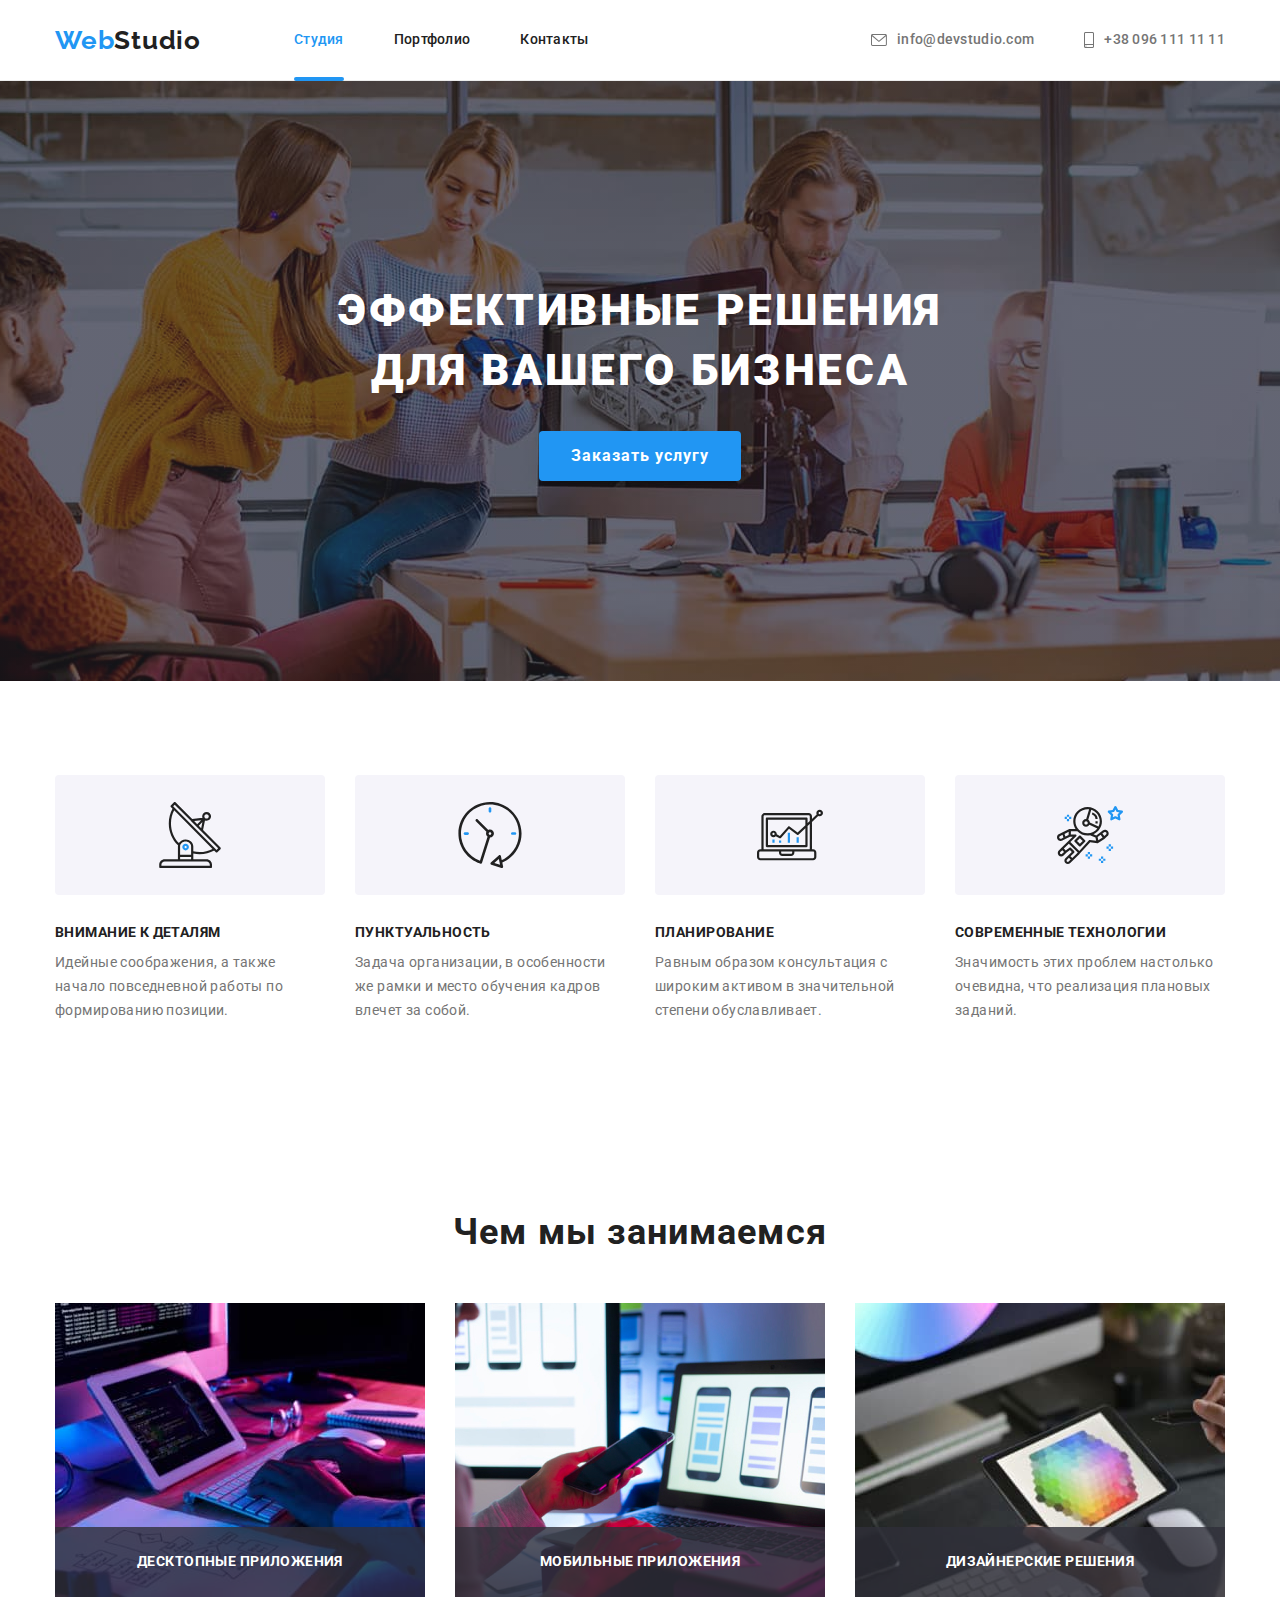
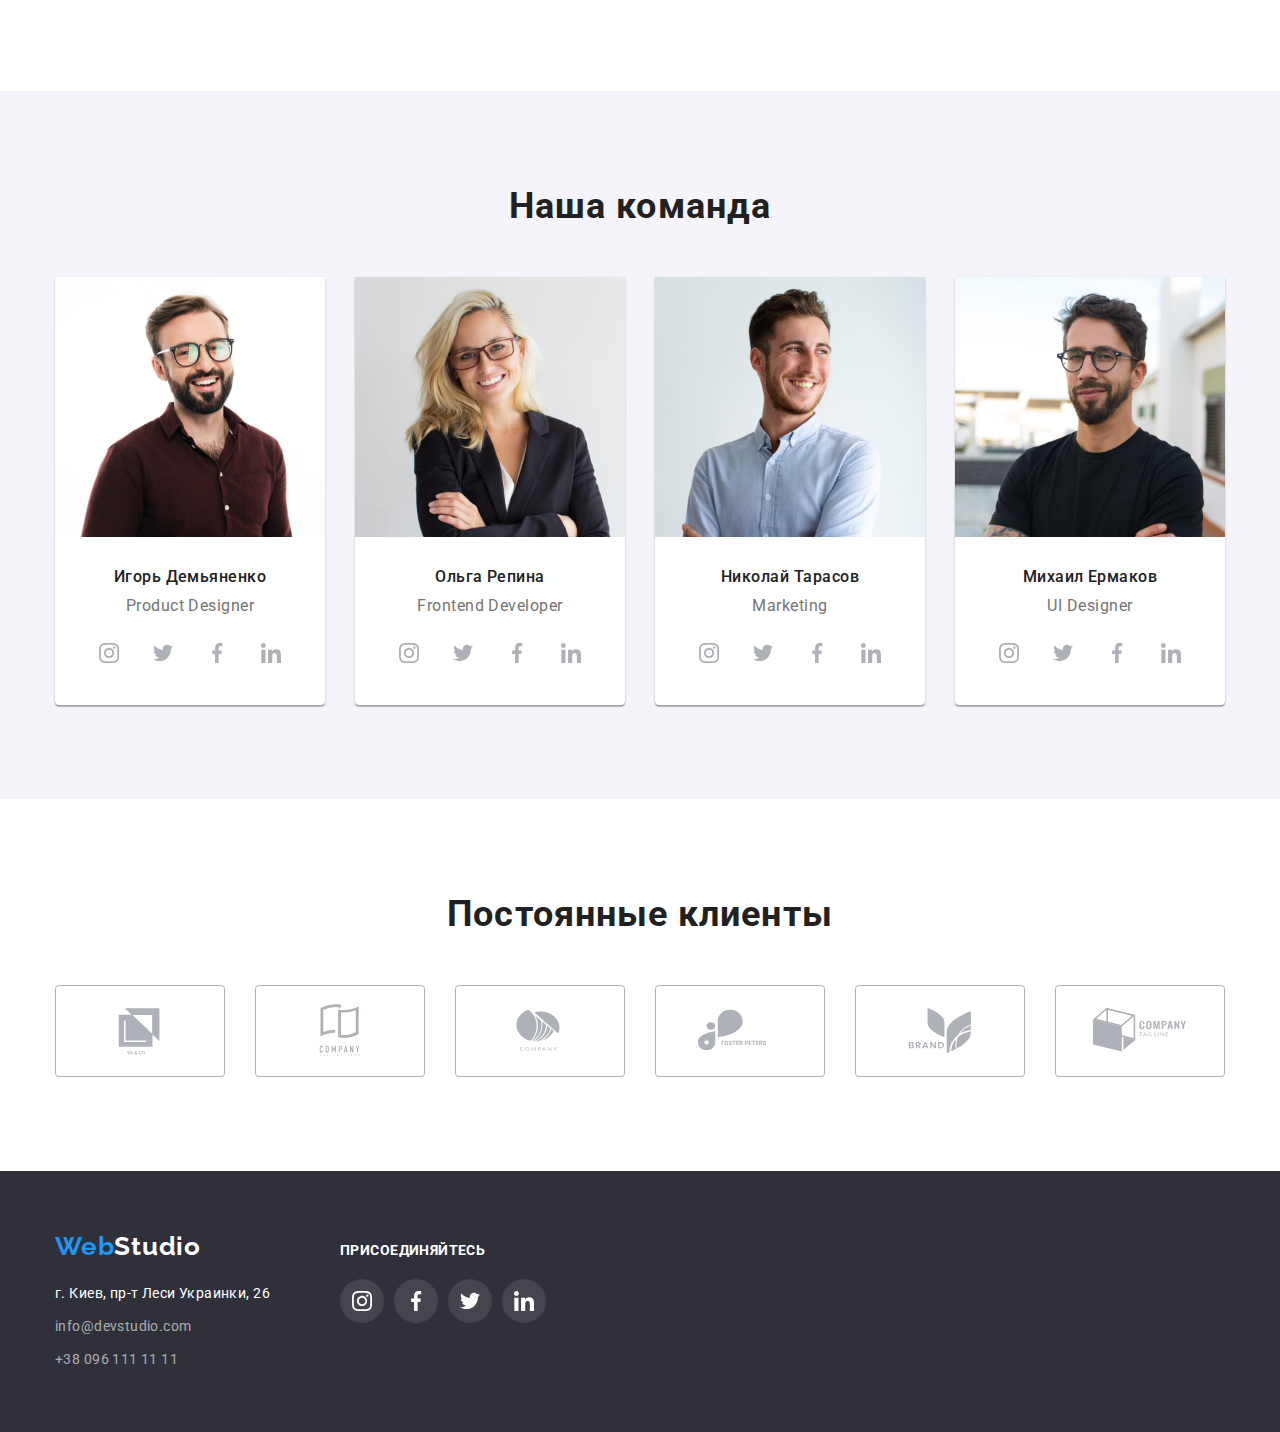
<file: index.html>
<!DOCTYPE html>
<html lang="ru">
<head>
    <meta charset="UTF-8">
    <meta http-equiv="X-UA-Compatible" content="IE=edge">
    <meta name="viewport" content="width=device-width, initial-scale=1.0">
    <link href="https://fonts.googleapis.com/css2?family=Raleway:wght@700&family=Roboto:wght@400;500;700;900&display=swap"
    rel="stylesheet">
    <link rel="stylesheet" href="https://cdnjs.cloudflare.com/ajax/libs/modern-normalize/1.1.0/modern-normalize.css"
    integrity="sha512-Y0MM+V6ymRKN2zStTqzQ227DWhhp4Mzdo6gnlRnuaNCbc+YN/ZH0sBCLTM4M0oSy9c9VKiCvd4Jk44aCLrNS5Q=="
    crossorigin="anonymous" referrerpolicy="no-referrer" />
    <link rel="stylesheet" href="./css/styles.css">
    <title>Document</title>
</head>
<body>
    <header class="header">
        <div class="container">
                <a href="./index.html" class="header-logo">
                    Web<span class="header-logo-studio">Studio</span>  
                </a>
                <nav class="header-navigation">
                    <ul class="header-list list">
                        <li class="header-item">
                            <a href="" class="header-link current">Студия</a>
                        </li>
                        <li class="header-item">
                            <a href="./portfolio.html" class="header-link">Портфолио</a>
                        </li>
                        <li class="header-item">
                            <a href="" class="header-link">Контакты</a>
                        </li>
                    </ul>
                </nav>
                    <ul class="header-list-contact list">
                        <li class="header-item-contact">
                            <a href="mailto:info@devstudio.com" class="header-link-contact">
                                <svg class="icon-mail" width="16" height="12">
                                    <use href="./images/icons.svg#icon-envelope"></use>
                                </svg>
                                info@devstudio.com</a>
                        </li>
                        <li class="header-item-contact">
                            <a href="tel:+380961111111" class="header-link-contact">
                                <svg class="icon-phone" width="10" height="16">
                                    <use href="./images/icons.svg#icon-smartphone"></use>
                                </svg>
                                +38 096 111 11 11</a>
                        </li>
                    </ul>
        </div>
    </header>
    <main>
        <section class="hero-studio">
            <div class="container">
                <h1 class="hero-title">Эффективные решения для вашего бизнеса</h1>
                <button type="button" class="hero-btn" data-modal-open>Заказать услугу</button>
            </div>
        </section>
    <section class="section">
        <div class="container">
            <h2 class="benefits-title-main">Особенности</h2>
            <ul class="benefits-list list">
                <li class="benefits-item">
                    <div class="benefits-icon">
                    <svg width="66" height="70">
                        <use href="./images/icons.svg#icon-antenna"></use>
                    </svg>
                    </div>
                    <h3 class="benefits-title">Внимание к деталям</h3>
                    <p class="benefits-text">Идейные соображения, а также начало повседневной работы по формированию позиции.</p>
                </li>
                <li class="benefits-item">
                    <div class="benefits-icon">
                    <svg  width="66" height="70">
                        <use href="./images/icons.svg#icon-clock"></use>
                    </svg>
                    </div>
                    <h3 class="benefits-title">Пунктуальность</h3>
                    <p class="benefits-text">Задача организации, в особенности же рамки и место обучения кадров влечет за собой.</p>
                </li>
                <li class="benefits-item">
                    <div class="benefits-icon">
                    <svg  width="66" height="70">
                        <use href="./images/icons.svg#icon-diagram"></use>
                    </svg>
                    </div>
                    <h3 class="benefits-title">Планирование</h3>
                    <p class="benefits-text">Равным образом консультация с широким активом в значительной степени обуславливает.</p>
                </li>
                <li class="benefits-item">
                    <div class="benefits-icon">
                    <svg width="66" height="70">
                        <use href="./images/icons.svg#icon-astronaut"></use>
                    </svg>
                    </div>
                    <h3 class="benefits-title">Современные технологии</h3>
                    <p class="benefits-text">Значимость этих проблем настолько очевидна, что реализация плановых заданий.</p>
                </li>
            </ul>
        </div>
    </section>
    <section class="section activity">
        <div class="container">
            <h2 class="activity-title">Чем мы занимаемся</h2>
            <ul class="activity-list list">
                <li class="activity-item">
                    <img src="./images/img1.jpg" alt="Верстка" class="activity-img">
                    <p class="activity-text-top">Десктопные приложения</p>
                </li>
                <li class="activity-item">
                    <img src="./images/img2.jpg" alt="Дизайн" class="activity-img">
                    <p class="activity-text-top">Мобильные приложения</p>
                </li>
                <li class="activity-item">
                    <img src="./images/img3.jpg" alt="Внешнее оформление" class="activity-img">
                    <p class="activity-text-top">Дизайнерские решения </p>
                </li>
            </ul>
        </div>
    </section>
        <section class="section team">
            <div class="container">
                <h2 class="team-title">Наша команда</h2>
                <ul class="team-list list">
                    <li class="team-item">
                    <img src="./images/photo1.jpg" alt="Молодой мужчина" width="270" class="team-img">
                    <div class="team-card">
                        <h3 class="team-title-second">Игорь Демьяненко</h3>
                        <p class="team-text">Product Designer</p>
                        <ul class="social-list list">
                            <li class="social-item">
                                <a href="" class="social-links">
                                <svg class="social-icons" width="20" height="20">
                                    <use href="./images/icons.svg#icon-instagram"></use>
                                </svg>
                                </a>
                            </li>
                            <li class="social-item">
                                <a href="" class="social-links">
                                <svg class="social-icons" width="20" height="20">
                                    <use href="./images/icons.svg#icon-twitter"></use>
                                </svg>
                                </a>
                            </li>
                            <li class="social-item">
                                <a href="" class="social-links">
                                <svg class="social-icons" width="20" height="20">
                                    <use href="./images/icons.svg#icon-facebook"></use>
                                </svg>
                                </a>
                            </li>
                            <li class="social-item">
                                <a href="" class="social-links">
                                <svg class="social-icons" width="20" height="20">
                                    <use href="./images/icons.svg#icon-linkedin"></use>
                                </svg>
                                </a>
                            </li>
                        </ul>
                        </div>
                    </li>
                    <li class="team-item">
                    <img src="./images/photo2.jpg" alt="Молодая девушка в очках" width="270" class="team-img">
                    <div class="team-card">
                        <h3 class="team-title-second">Ольга Репина</h3>
                        <p class="team-text">Frontend Developer</p>
                    
                    <ul class="social-list list">
                        <li class="social-item">
                            <a href="" class="social-links">
                                <svg class="social-icons" width="20" height="20">
                                    <use href="./images/icons.svg#icon-instagram"></use>
                                </svg>
                            </a>
                        </li>
                        <li class="social-item">
                            <a href="" class="social-links">
                                <svg class="social-icons" width="20" height="20">
                                    <use href="./images/icons.svg#icon-twitter"></use>
                                </svg>
                            </a>
                        </li>
                        <li class="social-item">
                            <a href="" class="social-links">
                                <svg class="social-icons" width="20" height="20">
                                    <use href="./images/icons.svg#icon-facebook"></use>
                                </svg>
                            </a>
                        </li>
                        <li class="social-item">
                            <a href="" class="social-links">
                                <svg class="social-icons" width="20" height="20">
                                    <use href="./images/icons.svg#icon-linkedin"></use>
                                </svg>
                            </a>
                        </li>
                    </ul>
                    </div>
                    </li>
                    <li class="team-item">
                    <img src="./images/photo3.jpg" alt="Молодой мужчина улыбается" width="270" class="team-img">
                    <div class="team-card">
                        <h3 class="team-title-second">Николай Тарасов</h3>
                        <p class="team-text">Marketing</p>
                    
                    <ul class="social-list list">
                        <li class="social-item">
                            <a href="" class="social-links">
                                <svg class="social-icons" width="20" height="20">
                                    <use href="./images/icons.svg#icon-instagram"></use>
                                </svg>
                            </a>
                        </li>
                        <li class="social-item">
                            <a href="" class="social-links">
                                <svg class="social-icons" width="20" height="20">
                                    <use href="./images/icons.svg#icon-twitter"></use>
                                </svg>
                            </a>
                        </li>
                        <li class="social-item">
                            <a href="" class="social-links">
                                <svg class="social-icons" width="20" height="20">
                                    <use href="./images/icons.svg#icon-facebook"></use>
                                </svg>
                            </a>
                        </li>
                        <li class="social-item">
                            <a href="" class="social-links">
                                <svg class="social-icons" width="20" height="20">
                                    <use href="./images/icons.svg#icon-linkedin"></use>
                                </svg>
                            </a>
                        </li>
                    </ul>
                    </div>
                    </li>
                    <li class="team-item">
                    <img src="./images/photo4.jpg" alt="Молодой мужчина в очках с бородой" width="270" class="team-img">
                    <div class="team-card">
                        <h3 class="team-title-second">Михаил Ермаков</h3>
                        <p class="team-text">UI Designer</p>
                    
                    <ul class="social-list list">
                        <li class="social-item">
                            <a href="" class="social-links">
                                <svg class="social-icons" width="20" height="20">
                                    <use href="./images/icons.svg#icon-instagram"></use>
                                </svg>
                            </a>
                        </li>
                        <li class="social-item">
                            <a href="" class="social-links">
                                <svg class="social-icons" width="20" height="20">
                                    <use href="./images/icons.svg#icon-twitter"></use>
                                </svg>
                            </a>
                        </li>
                        <li class="social-item">
                            <a href="" class="social-links">
                                <svg class="social-icons" width="20" height="20">
                                    <use href="./images/icons.svg#icon-facebook"></use>
                                </svg>
                            </a>
                        </li>
                        <li class="social-item">
                            <a href="" class="social-links">
                                <svg class="social-icons" width="20" height="20">
                                    <use href="./images/icons.svg#icon-linkedin"></use>
                                </svg>
                            </a>
                        </li>
                    </ul>
                    </li>
                </ul>
                </div>
            </div>
        </section>
        <section class="section clients">
            <div class="container">
                <h2 class="clients-title">Постоянные клиенты</h2>
                <ul class="clients-list list">
                    <li class="clients-item">
                        <a href="" class="clients-link">
                            <svg width="106" height="60">
                                <use href="./images/icons.svg#icon-Logo"></use>
                            </svg>
                        </a>
                    </li>
                    <li class="clients-item">
                        <a href="" class="clients-link">
                            <svg width="106" height="60">
                                <use href="./images/icons.svg#icon-Logo1"></use>
                            </svg>
                        </a>
                    </li>
                    <li class="clients-item">
                        <a href="" class="clients-link">
                            <svg width="106" height="60">
                                <use href="./images/icons.svg#icon-Logo2"></use>
                            </svg>
                        </a>
                    </li>
                    <li class="clients-item">
                        <a href="" class="clients-link">
                            <svg width="106" height="60">
                                <use href="./images/icons.svg#icon-Logo3"></use>
                            </svg>
                        </a>
                    </li>
                    <li class="clients-item">
                        <a href="" class="clients-link">
                            <svg width="106" height="60">
                                <use href="./images/icons.svg#icon-Logo4"></use>
                            </svg>
                        </a>
                    </li>
                    <li class="clients-item">
                        <a href="" class="clients-link">
                            <svg width="106" height="60">
                                <use href="./images/icons.svg#icon-Logo5"></use>
                            </svg>
                        </a>
                    </li>
                </ul>
            </div>

        </section>
    </main>
    <footer class="footer">
        <div class="container">
            <div class="footer-flex">
                <a href="" class="footer-logo link">
                    Web<span class="footer-logo-studio">Studio</span>
                </a>
                <address class="footer-address">
                    <p class="footer-text">г. Киев, пр-т Леси Украинки, 26</p>
                    <ul class="footer-list list">
                        <li class="footer-item">
                            <a href="mailto:info@devstudio.com" class="footer-contact">info@devstudio.com</a>
                        </li>
                        <li class="footer-item">
                            <a href="tel:+380961111111" class="footer-contact">+38 096 111 11 11</a>
                        </li>
                    </ul>
                </address>
            </div>
        <div class="acept">
            <h3 class="acept-title">присоединяйтесь</h3>
            <ul class="acept-list list">
                <li class="acept-item"><a href="" class="acept-link">
                    <svg class="acept-icons" width="20" height="20">
                        <use href="./images/icons.svg#icon-instagram"></use>
                    </svg>
                </a></li>
                <li class="acept-item"><a href="" class="acept-link">
                    <svg class="acept-icons" width="20" height="20">
                        <use href="./images/icons.svg#icon-facebook"></use>
                    </svg>
                </a></li>
                <li class="acept-item"><a href="" class="acept-link">
                    <svg class="acept-icons" width="20" height="20">
                        <use href="./images/icons.svg#icon-twitter"></use>
                    </svg>
                </a></li>
                <li class="acept-item"><a href="" class="acept-link">
                    <svg class="acept-icons" width="20" height="20">
                        <use href="./images/icons.svg#icon-linkedin"></use>
                    </svg>
                </a></li>
            </ul>
        </div>
    </div>
    </footer>
    <div class="backdrop is-hidden" data-modal>
        <div class="modal">
            <button type="button" class="close-modal-btn" data-modal-close>
                <svg class="close-btn-icon" width="14" height="14">
                    <use href="./images/icons.svg#icon-close-modal" class="icon-modal"></use>
                </svg>
            </button>
        </div>
    </div>
    <script src="./js/modal.js"></script>
</body>
</html>
</file>
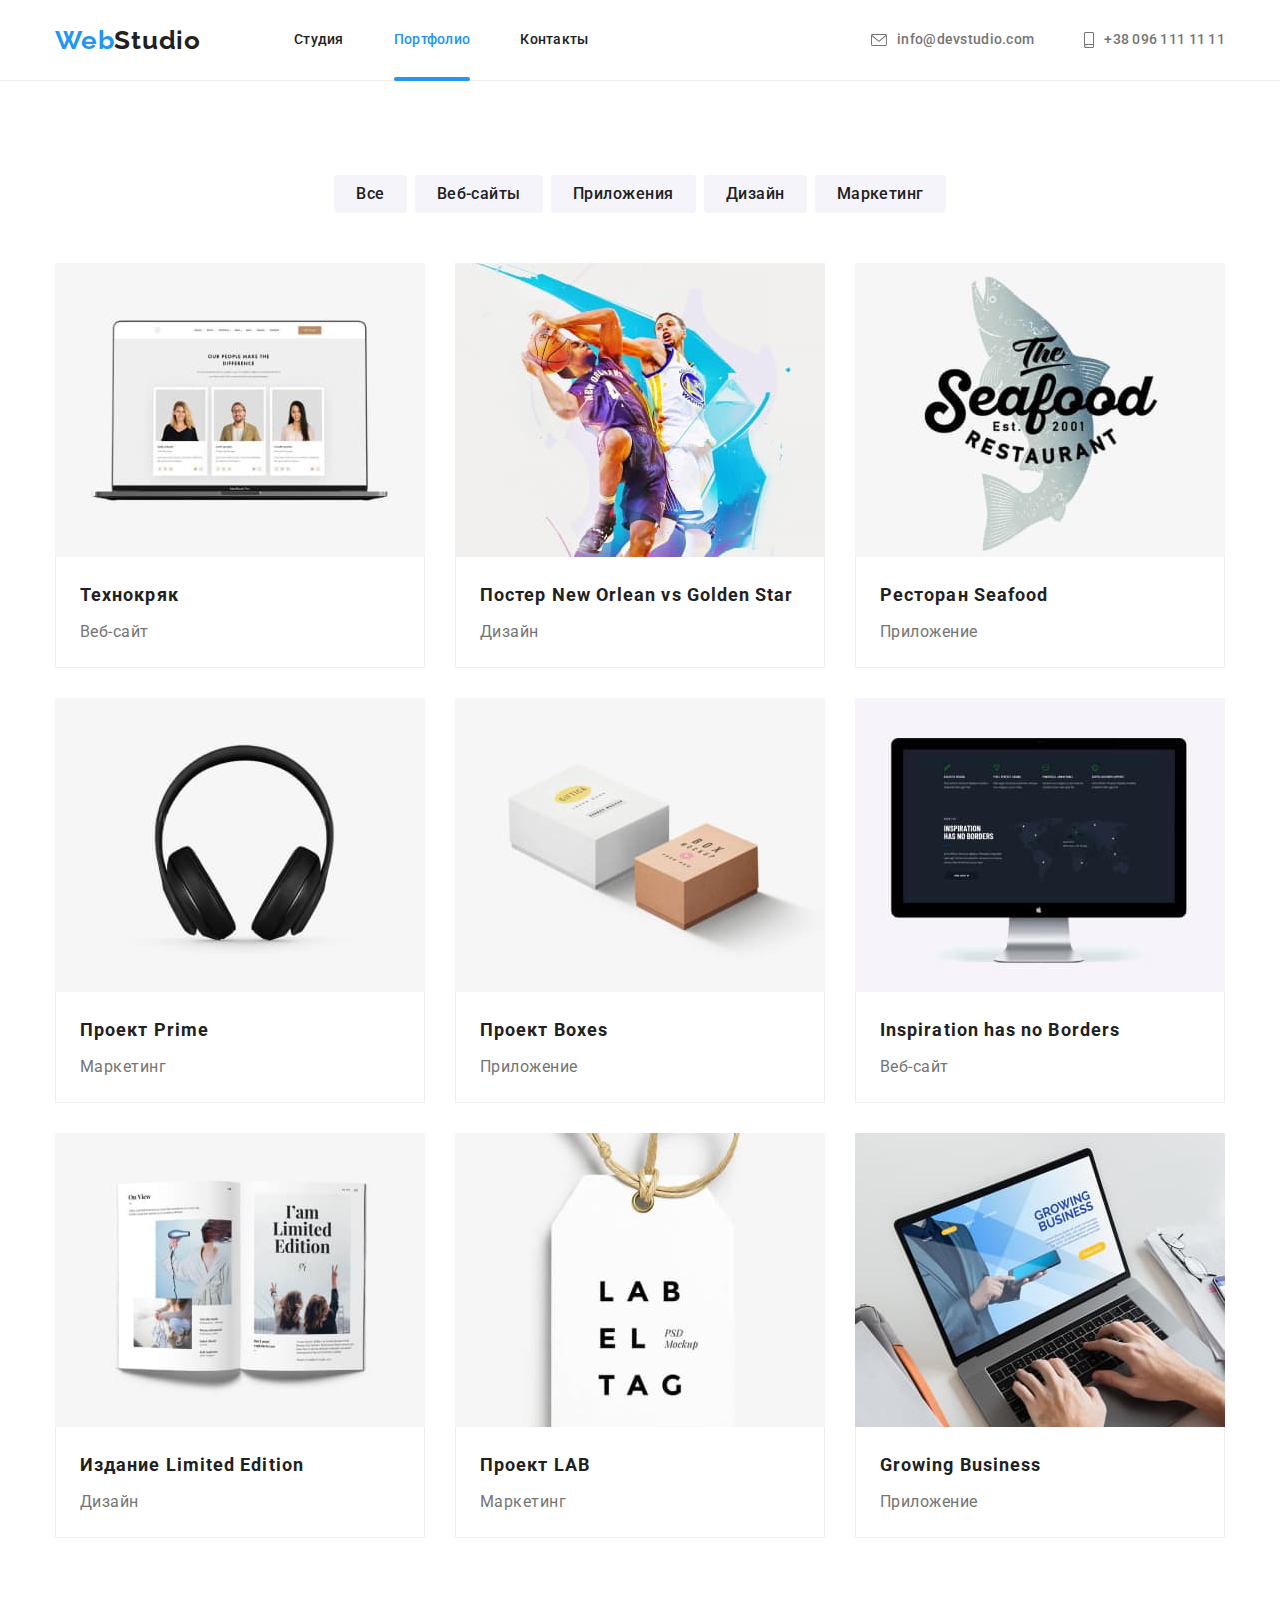
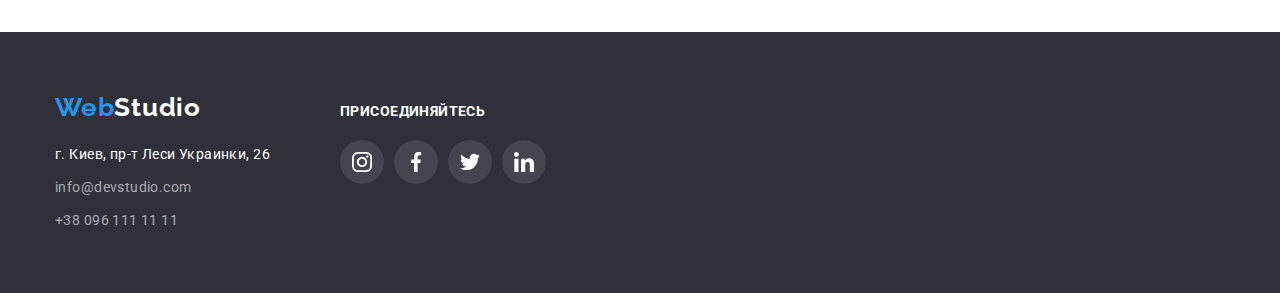
<file: portfolio.html>
<!DOCTYPE html>
<html lang="en">
<head>
    <meta charset="UTF-8">
    <meta http-equiv="X-UA-Compatible" content="IE=edge">
    <meta name="viewport" content="width=device-width, initial-scale=1.0">
    <link href="https://fonts.googleapis.com/css2?family=Raleway:wght@700&family=Roboto:wght@400;500;700;900&display=swap"
    rel="stylesheet">
    <link rel="stylesheet" href="https://cdnjs.cloudflare.com/ajax/libs/modern-normalize/1.1.0/modern-normalize.css"
    integrity="sha512-Y0MM+V6ymRKN2zStTqzQ227DWhhp4Mzdo6gnlRnuaNCbc+YN/ZH0sBCLTM4M0oSy9c9VKiCvd4Jk44aCLrNS5Q=="
    crossorigin="anonymous" referrerpolicy="no-referrer" />
    <link rel="stylesheet" href="./css/styles.css">
    <title>Portfolio</title>
</head>
<body>
    <header class="header">
        <div class="container">
            <a href="./index.html" class="header-logo">
                Web<span class="header-logo-studio">Studio</span>
            </a>
            <nav class="header-navigation">
                <ul class="header-list list">
                    <li class="header-item">
                        <a href="./index.html" class="header-link">Студия</a>
                    </li>
                    <li class="header-item">
                        <a href="./portfolio.html" class="header-link current">Портфолио</a>
                    </li>
                    <li class="header-item">
                        <a href="" class="header-link">Контакты</a>
                    </li>
                </ul>
            </nav>
            <ul class="header-list-contact list">
                <li class="header-item-contact">
                    <a href="mailto:info@devstudio.com" class="header-link-contact">
                        <svg class="icon-mail" width="16" height="12">
                            <use href="./images/icons.svg#icon-envelope"></use>
                        </svg>
                        info@devstudio.com</a>
                </li>
                <li class="header-item-contact">
                    <a href="tel:+380961111111" class="header-link-contact">
                        <svg class="icon-phone" width="10" height="16">
                            <use href="./images/icons.svg#icon-smartphone"></use>
                        </svg>
                        +38 096 111 11 11</a>
                </li>
            </ul>
        </div>
    </header>
    <main class="main-portfolio">
        <section class="section">
            <h1 class="visualy-hidden">Виды услуг</h1>
            <div class="container">
                <ul class="portfolio-list list">
                    <li class="portfolio-item">
                        <button type="button" class="portfolio-btn">Все</button>
                    </li>
                    <li class="portfolio-item">
                        <button type="button" class="portfolio-btn">Веб-сайты</button>
                    </li>
                    <li class="portfolio-item">
                        <button type="button" class="portfolio-btn">Приложения</button>
                    </li>
                    <li class="portfolio-item">
                        <button type="button" class="portfolio-btn">Дизайн</button>
                    </li>
                    <li class="portfolio-item">
                        <button type="button" class="portfolio-btn">Маркетинг</button>
                    </li>
                </ul>
                <ul class="portfolio-galery-list list">
                    <li class="galery-item">
                        <a href="" class="galery-link link">
                            <div class="galery-top-wrap">
                                <img src="./images/img-website.jpg" alt="Монитор ноутбука с людьми" width="370" height="294" class="galery-img">
                                <p class="galery-top-text">
                                    Ресурс предлагает комплексные предложения с разным уровнем функционала и сервисов. Все это позволит посетителю
                                    получить
                                    исчерпывающие сведения о компании или частном лице.
                                </p>
                            </div>
                            <div class="cards">
                                <h2 class="galery-title">Технокряк</h2>
                                <p class="galery-text">Веб-сайт</p>
                            </div>
                        </a>
                    </li>
                    <li class="galery-item">
                        <a href="" class="galery-link link">
                            <div class="galery-top-wrap">
                            <img src="./images/img-design.jpg" alt="Игроки баскетбола с мячем" width="370" height="294" class="galery-img">
                            <p class="galery-top-text">
                                Ресурс предлагает комплексные предложения с разным уровнем функционала и сервисов. Все это позволит посетителю
                                получить
                                исчерпывающие сведения о компании или частном лице.
                            </p>
                            </div>
                            <div class="cards">
                                <h2 class="galery-title">Постер New Orlean vs Golden Star</h2>
                                <p class="galery-text">Дизайн</p>
                            </div>
                        </a>
                    </li>
                    <li class="galery-item">
                        <a href="" class="galery-link link">
                            <div class="galery-top-wrap">
                            <img src="./images/img-restorant.jpg" alt="Емблема ресторана" width="370" height="294" class="galery-img">
                            <p class="galery-top-text">
                                Ресурс предлагает комплексные предложения с разным уровнем функционала и сервисов. Все это позволит посетителю
                                получить
                                исчерпывающие сведения о компании или частном лице.
                            </p>
                            </div>
                            <div class="cards">
                                <h2 class="galery-title">Ресторан Seafood</h2>
                                <p class="galery-text">Приложение</p>
                            </div>
                        </a>
                    </li>
                    <li class="galery-item">
                        <a href="" class="galery-link link">
                            <div class="galery-top-wrap">
                            <img src="./images/img-headphone.jpg" alt="Навушники" width="370" height="294" class="galery-img">
                            <p class="galery-top-text">
                                Ресурс предлагает комплексные предложения с разным уровнем функционала и сервисов. Все это позволит посетителю
                                получить
                                исчерпывающие сведения о компании или частном лице.
                            </p>
                            </div>
                            <div class="cards">
                                <h2 class="galery-title">Проект Prime</h2>
                                <p class="galery-text">Маркетинг</p>
                            </div>
                        </a>   
                    </li>
                    <li class="galery-item">
                        <a href="" class="galery-link link">
                            <div class="galery-top-wrap">
                            <img src="./images/img-boxes.jpg" alt="Две коробки" width="370" height="294" class="galery-img">
                            <p class="galery-top-text">
                                Ресурс предлагает комплексные предложения с разным уровнем функционала и сервисов. Все это позволит посетителю
                                получить
                                исчерпывающие сведения о компании или частном лице.
                            </p>
                            </div>
                            <div class="cards">
                                <h2 class="galery-title">Проект Boxes</h2>
                                <p class="galery-text">Приложение</p>
                            </div>
                        </a>
                    </li>
                    <li class="galery-item">
                        <a href="" class="galery-link link">
                            <div class="galery-top-wrap">
                            <img src="./images/img-net.jpg" alt="Стацыонарный компютер" width="370" height="294" class="galery-img">
                            <p class="galery-top-text">
                                Ресурс предлагает комплексные предложения с разным уровнем функционала и сервисов. Все это позволит посетителю
                                получить
                                исчерпывающие сведения о компании или частном лице.
                            </p>
                            </div>
                            <div class="cards">
                                <h2 class="galery-title">Inspiration has no Borders</h2>
                                <p class="galery-text">Веб-сайт</p>
                            </div>
                        </a> 
                    </li>
                    <li class="galery-item">
                        <a href="" class="galery-link link">
                            <div class="galery-top-wrap">
                            <img src="./images/img-book.jpg" alt="Открытая книга" width="370" height="294" class="galery-img">
                            <p class="galery-top-text">
                                Ресурс предлагает комплексные предложения с разным уровнем функционала и сервисов. Все это позволит посетителю
                                получить
                                исчерпывающие сведения о компании или частном лице.
                            </p>
                            </div>
                            <div class="cards">
                                <h2 class="galery-title">Издание Limited Edition</h2>
                                <p class="galery-text">Дизайн</p>
                            </div>
                        </a>   
                    </li>
                    <li class="galery-item">
                        <a href="" class="galery-link link">
                            <div class="galery-top-wrap">
                            <img src="./images/img-label.jpg" alt="Надпись на верьовке" width="370" height="294" class="galery-img">
                            <p class="galery-top-text">
                                Ресурс предлагает комплексные предложения с разным уровнем функционала и сервисов. Все это позволит посетителю
                                получить
                                исчерпывающие сведения о компании или частном лице.
                            </p>
                            </div>
                            <div class="cards">
                                <h2 class="galery-title">Проект LAB</h2>
                                <p class="galery-text">Маркетинг</p>
                            </div>
                        </a>
                    </li>
                    <li class="galery-item">
                        <a href="" class="galery-link link">
                            <div class="galery-top-wrap">
                            <img src="./images/img-folder.jpg" alt="Открытый ноутбук с програмой" width="370" height="294" class="galery-img">
                            <p class="galery-top-text">
                                Ресурс предлагает комплексные предложения с разным уровнем функционала и сервисов. Все это позволит посетителю
                                получить
                                исчерпывающие сведения о компании или частном лице.
                            </p>
                            </div>
                            <div class="cards">
                                <h2 class="galery-title">Growing Business</h2>
                                <p class="galery-text">Приложение</p>
                            </div>
                        </a>
                    </li>
                </ul>
            </div>
        </section>   
    </main>
        <footer class="footer">
            <div class="container">
                <div class="footer-flex">
                    <a href="" class="footer-logo link">
                        Web<span class="footer-logo-studio">Studio</span>
                    </a>
                    <address class="footer-address">
                        <p class="footer-text">г. Киев, пр-т Леси Украинки, 26</p>
                        <ul class="footer-list list">
                            <li class="footer-item">
                                <a href="mailto:info@devstudio.com" class="footer-contact">info@devstudio.com</a>
                            </li>
                            <li class="footer-item">
                                <a href="tel:+380961111111" class="footer-contact">+38 096 111 11 11</a>
                            </li>
                        </ul>
                    </address>
                </div>
                <div class="acept">
                    <h3 class="acept-title">присоединяйтесь</h3>
                    <ul class="acept-list list">
                        <li class="acept-item"><a href="" class="acept-link">
                                <svg class="acept-icons" width="20" height="20">
                                    <use href="./images/icons.svg#icon-instagram"></use>
                                </svg>
                            </a></li>
                        <li class="acept-item"><a href="" class="acept-link">
                                <svg class="acept-icons" width="20" height="20">
                                    <use href="./images/icons.svg#icon-facebook"></use>
                                </svg>
                            </a></li>
                        <li class="acept-item"><a href="" class="acept-link">
                                <svg class="acept-icons" width="20" height="20">
                                    <use href="./images/icons.svg#icon-twitter"></use>
                                </svg>
                            </a></li>
                        <li class="acept-item"><a href="" class="acept-link">
                                <svg class="acept-icons" width="20" height="20">
                                    <use href="./images/icons.svg#icon-linkedin"></use>
                                </svg>
                            </a></li>
                    </ul>
                </div>
            </div>
        </footer>
</body>
</html>
</file>
<file: css/styles.css>
:root {
    --accent-color:#2196F3;
    --primary-text-color: #212121;
    --header-background-color: #FFFFFF;
    --footer-background: #2F303A;
    --second-text-color: #757575;
    --typical-margin: 30px;
    --icons-color: #AFB1B8;
    --hoover-duration: 250ms;
    --hover-time-function: cubic-bezier(0.4, 0, 0.2, 1);
}


body {
    font-family: 'Roboto', sans-serif;
    color: var(--primary-text-color);
    background-color: #FFFFFF;
    position: relative;
}



p, 
h1,
h2,  
h3, 
h4, 
h5, 
h6 {
    margin:0;
}

ul, ol {
    padding-left: 0;
    margin: 0;
}

button {
    cursor:pointer;
}

img {
    display: block;
    height: auto;
    max-width: 100%;
}

.link {
    text-decoration: none;
}



/* -----------хедер----------- */


.header {
    border-bottom: 1px solid #ececec;
    background-color: var(--header-background-color);
}
.list {
    list-style: none;
    padding: 0;
    margin: 0;
}
.header-logo {
    text-decoration: none;
}
.header-link {
    text-decoration: none;
}
.header-link-contact{
    text-decoration: none;
}

.container {
    width: 1200px;
    padding-left: 15px;
    padding-right: 15px;
    margin-left: auto;
    margin-right: auto;
}
/* --------- ----------------Хедер---------------------- */


.header .container {
    display: flex;
    align-items: center;
}


.header-logo {
    font-family: 'Raleway', sans-serif;
    font-weight: 700;
    font-size: 26px;
    line-height: 1.19;
    letter-spacing: 0.03em;
    color: var(--accent-color);
}
.header-link.current {
    color: var(--accent-color)
}

.header-logo-studio {
    font-family: 'Raleway', sans-serif;
    font-weight: 700;
    color: var(--primary-text-color);
}

.header-navigation {
    margin-left: 93px;
}
.header-list {
    display: flex;
    align-items: center;
}

.header-link {
    position: relative;
    display: block;
    padding-top: 32px;
    padding-bottom: 32px;

    font-weight: 500;
    font-size: 14px;
    line-height: 1.14;
    letter-spacing: 0.02em;
    color: inherit;
    transition: color var(--hoover-duration) var(--hover-time-function);
}

.header-link.current::after {
    position: absolute;
    bottom: -1px;
    left: 0;
    content: "";
    display: block;
    background: #2196F3;
    border-radius: 2px;
    width: 100%;
    height: 4px;
}


.header-link:hover,
.header-link:focus {
    color: var(--accent-color);
}


.header-item:not(:last-child) {
    margin-right: 50px;
}





/* ---------контакти---------- */


.header-link-contact {
    display: block;
    padding-top: 32px;
    padding-bottom: 32px;

    font-weight: 500;
    font-size: 14px;
    line-height: 1.14;
    letter-spacing: 0.02em;
    color: var(--second-text-color);
}

.header-list-contact {
    display: flex;
    margin-left: auto;
}
.header-link-contact {
    display: flex;
    align-items: center;
    text-align: center;
    transition: color var(--hoover-duration) var(--hover-time-function);
}


.header-link-contact:hover,
.header-link-contact:focus {
    color: var(--accent-color);
}

.header-item-contact:not(:last-child) {
    margin-right: 50px;
}
.icon-mail {
    display: inline-block;
    margin-right: 10px;
    fill: currentColor;
}

.icon-phone {
    display: inline-block;
    fill: currentColor;
    margin-right: 10px;
}



/* --------------------Мейн контент СТУДИЯ---------------------- */

/* ------------Герой сайту --------------- */

.hero-studio {
    background-color: #2F303A;
    padding-top: 200px;
    padding-bottom: 200px;
    text-align: center;
    background-image: linear-gradient(rgba(47, 48, 58, 0.4), 
    rgba(47, 48, 58, 0.4)),
    url(../images/bg.jpg);
    background-repeat:no-repeat;
    background-position: center;
    background-size: cover;
    max-width: 1600px;
    margin: 0 auto;
}


.hero-title {
    color: #FFFFFF;
    font-weight: 900;
    font-size: 44px;
    line-height: 1.36;
    letter-spacing: 0.06em;
    max-width: 700px;
    margin-left: auto;
    margin-right: auto;
    margin-bottom: 30px;
    text-transform: uppercase;
}




.hero-btn {
    border: none;
    cursor: pointer;
    text-align: center; 
    padding: 10px 32px;
    min-width: 200px;
    
    font-family: inherit;
    font-weight: 700;
    font-size: 16px;
    line-height: 1.88;
    letter-spacing: 0.06em;
    color: #FFFFFF;
    background: var(--accent-color);
    box-shadow: 0px 4px 4px rgba(0, 0, 0, 0.15);
    border-radius: 4px;
}


/* ------------Особенности компании------------ */
.section {
    padding-top: 94px;
    padding-bottom: 94px;
}


.benefits-list {
    display: flex;
}

.benefits-icon {
    display: flex;
    align-items: center;
    justify-content: center;
    background-color: #F5F4FA;
    border-radius: 4px;
    width: 270px;
    height: 120px;
}


.benefits-item:not(:last-child) {
    margin-right: 30px;
}

.benefits-title-main {
    position: absolute;
    width: 1px;
    height: 1px;
    margin: -1px;
    border: 0;
    padding: 0;
    white-space: nowarp;
    clip-path: insert(100%);
    clip: rect(0 0 0 0);
    overflow: hidden;
}

.benefits-title {
    margin-top: 30px;
    margin-bottom: 10px;

    font-weight: 700;
    font-size: 14px;
    line-height: 1.14;
    letter-spacing: 0.03em;
    text-transform: uppercase;
    color: var(--primary-text-color);

}


.benefits-text {
    font-size: 14px;
    line-height: 1.71;
    letter-spacing: 0.03em;
    color: var(--second-text-color);
}

/* ----------Чем ми занимаемся--------- */


.activity-title {
    text-align: center;

    font-weight: 700;
    font-size: 36px;
    line-height: 1.17;
    letter-spacing: 0.03em;
    
}

.activity-list {
    display: flex;
    margin-top: 50px;
}

.activity-item:not(:last-child) {
    margin-right: 30px;
}
.activity-item {
    position: relative;
}

.activity-text-top {
    position: absolute;
    bottom: 0;
    width: 100%;
    height: 70px;
    font-weight: 700;
    font-size: 14px;
    line-height: 1.14;
    letter-spacing: 0.03em;
    text-transform: uppercase;
    color: #FFFFFF;
    background-color: rgba(47, 48, 58, 0.8);
    display: flex;
    justify-content: center;
    align-items: center;
}


/* --------Наша команда--------- */


.team {
    background: #F5F4FA;
}

.team-title {
    text-align: center;

    font-weight: 700;
    font-size: 36px;
    line-height: 1.17;
    letter-spacing: 0.03em;
}

.team-list {
    display: flex;
    margin-top: 50px;
}

.team-item {
    background-color: #FFFFFF;
    box-shadow: 0px 1px 3px rgba(0, 0, 0, 0.12),
    0px 1px 1px rgba(0, 0, 0, 0.14),
    0px 2px 1px rgba(0, 0, 0, 0.2);
    border-radius: 0px 0px 4px 4px;

}

.team-item:not(:last-child) {
    margin-right: 30px;
}

.team-card {
    padding-top: 30px;
    padding-bottom: 30px;
}

.team-title-second {
    text-align: center;

    font-weight: 500;
    font-size: 16px;
    line-height: 1.19;
    letter-spacing: 0.03em;
    margin-bottom: 10px;
}


.team-text {
    text-align: center;

    font-size: 16px;
    line-height: 1.19;
    letter-spacing: 0.03em;
    color: var(--second-text-color);
}

.social-links {
    width: 44px;
    height: 44px;
    background-color: transparent;
    border-radius: 50%;
    display: flex;
    justify-content: center;
    align-items: center;
    fill: var(--icons-color);
    transition: fill var(--hoover-duration) var(--hover-time-function), 
        background-color var(--hoover-duration) var(--hover-time-function);
}

.social-links:hover,
.social-links:focus {
    background-color: var(--accent-color);
    fill: #FFFFFF;
}

.social-list {
    display: flex;
    justify-content: center;
    margin-top: 16px;
}

.social-item + .social-item {
    margin-left: 10px;
}



/* -----------Постоянные клиенты------- */

.clients-title {
    font-weight: 700;
    font-size: 36px;
    line-height: 1.17;
    text-align: center;
    letter-spacing: 0.03em;
    color: var(--primary-text-color);
    margin-bottom: 50px;
}

.clients-list {
    display: flex;
    justify-content: center;
}

.clients-item + .clients-item {
    margin-left: 30px;
}

.clients-link {
    width: 170px;
    height: 92px;
    display: flex;
    justify-content: center;
    align-items: center;
    
    border: 1px solid #AFB1B8;
    box-sizing: border-box;
    border-radius: 4px;
    fill: var(--icons-color);
    transition: border var(--hoover-duration) var(--hover-time-function), 
        fill var(--hoover-duration) var(--hover-time-function);
}

.clients-link:hover,
.clients-link:focus {
    fill: var(--accent-color);
    border: 1px solid var(--accent-color);
}


/* -----------ПОРТФОЛИО------------ */


/* ---------мейн контент порфоліо -----------*/


.visualy-hidden {
    position: absolute;
    width: 1px;
    height: 1px;
    margin: -1px;
    border: 0;
    padding: 0;
    white-space: nowarp;
    clip-path: insert(100%);
    clip: rect(0 0 0 0);
    overflow: hidden;
}


.portfolio-list {
    display: flex;
    justify-content: center;
    margin-bottom: 50px;
}

.portfolio-btn {
    cursor: pointer;
    padding: 6px 22px;

    font-family: inherit;
    font-style: normal;
    font-weight: 500;
    font-size: 16px;
    line-height: 1.62;
    text-align: center;
    letter-spacing: 0.03em;
    color: var(--primary-text-color);
    background-color: #F5F4FA;
    border-radius: 4px;
    transition: color var(--hoover-duration) var(--hover-time-function), 
        background-color var(--hoover-duration) var(--hover-time-function),
        box-shadow var(--hoover-duration) var(--hover-time-function),
        border var(--hoover-duration) var(--hover-time-function);
}


.portfolio-btn:hover,
.portfolio-btn:focus {
    background-color: var(--accent-color);
    color: #FFFFFF;
    box-shadow: 0px 3px 1px rgba(0, 0, 0, 0.1),
        0px 1px 2px rgba(0, 0, 0, 0.08),
        0px 2px 2px rgba(0, 0, 0, 0.12);
    border-radius: 4px;
}

.portfolio-btn {
    border :none;
}

.portfolio-item:not(:last-child) {
    margin-right: 8px;
}


.galery-link {
    display: block;
    transition: box-shadow var(--hoover-duration) var(--hover-time-function);
}

.galery-link:hover,
.galery-link:focus {
    box-shadow: 0px 1px 1px rgba(0, 0, 0, 0.12),
    0px 4px 4px rgba(0, 0, 0, 0.06),
    1px 4px 6px rgba(0, 0, 0, 0.16);
}

.galery-link:hover .galery-top-text, .galery-link:focus .galery-top-text  {
    transform: translateY(0%);
}

.galery-top-wrap {
    position: relative;
    overflow: hidden;
}

.galery-top-text {
    position:absolute;
    top: 0;
    padding: 63px 24px;
    height: 100%;
    font-weight: 400;
    font-size: 18px;
    line-height: 1.56;
    letter-spacing: 0.03em;
    color: #FFFFFF;
    background-color: rgba(33, 150, 243, 0.9);
    transform: translateY(100%);
    transition: transform var(--hoover-duration) var(--hover-time-function);
    overflow: auto;
}  


.galery-title {
    margin-bottom: 4px;
    
    font-weight: 700;
    font-size: 18px;
    line-height: 2.0;
    letter-spacing: 0.06em;
    color: var(--primary-text-color);
}

.galery-text {
    font-size: 16px;
    line-height: 1.88;
    letter-spacing: 0.03em;
    color: var(--second-text-color);
}

.cards {
    box-sizing: border-box;
    padding: 20px 24px;

    background: #FFFFFF;
    border: 1px solid #EEEEEE;
    border-top: none;
}


.portfolio-galery-list {
    display: flex;
    flex-wrap: wrap;
    margin-left: -30px;
    margin-top: -30px;
}

.galery-item {
    margin-left: 30px;
    margin-top: 30px;
    flex-basis: calc((100% - 90px) / 3);
}




/* -------------------------Футер----------------------- */

.footer {
    background-color: var(--footer-background);
    padding-top: 60px;
    padding-bottom: 60px;
}
.footer .container {
    display: flex;
    align-items: baseline;
}

.footer-flex {
    margin-right: 70px;
}

.footer-logo {
    text-decoration: none;
}

.footer-contact {
    text-decoration: none;
}

.footer-logo {
    margin-bottom: 20px;

    font-family: 'Raleway', sans-serif;
    font-weight: 700;
    font-size: 26px;
    line-height: 1.19;
    letter-spacing: 0.03em;
    color: var(--accent-color);  
}

.footer-logo-studio {
    color: #FFF;
}

.footer-text {
    font-style: normal;
    font-weight: 400;
    font-size: 14px;
    line-height: 1.71;
    letter-spacing: 0.03em;
    color: #FFFFFF;
}

.footer-address {
    margin-top: 20px;
}


.footer-contact {
    font-style: normal;
    font-weight: 400;
    font-size: 14px;
    line-height: 1.71;
    letter-spacing: 0.03em;
    color: rgba(255, 255, 255, 0.6);
    transition: color var(--hoover-duration) var(--hover-time-function);
}

.footer-contact:hover,
.footer-contact:focus {
    color: #FFFFFF;
}

.footer-list {
    margin: 0;
    padding: 0;
}


.footer-item {
    margin-top: 9px;
}

.acept-title {
    margin-bottom: 20px;
    font-weight: 700;
    font-size: 14px;
    line-height: 1.14;
    letter-spacing: 0.03em;
    text-transform: uppercase;
    color: #FFFFFF;
}
.acept {
    display: block;
}

.acept-list {
    display: flex;
    padding: 0;
}

.acept-item + .acept-item {
    margin-left: 10px;
}

.acept-link {
    display: flex;
    justify-content: center;
    align-items: center;
    width: 44px;
    height: 44px;
    background-color: rgba(255, 255, 255, 0.1);
    border-radius: 50%;
    fill: #FFFFFF;
    transition: background-color var(--hoover-duration) var(--hover-time-function);
}

.acept-link:hover,
.acept-link:focus {
    background-color: var(--accent-color);
}


/* -------Модальне вікно------ */

.backdrop {
    position: fixed;
    top: 0;
    width: 100%;
    height: 100%;
    background-color: rgba(0, 0, 0, 0.2);
    transition: opacity 500ms, visibility 500ms;
}

.backdrop.is-hidden .modal {
    transform: scale(0.5) rotate(-250deg);
}

.modal {
    position: absolute;
    min-height: 581px;
    width: 528px;
    background-color: #FFFFFF;
    box-shadow: 0px 1px 3px rgba(0, 0, 0, 0.12),
    0px 1px 1px rgba(0, 0, 0, 0.14),
    0px 2px 1px rgba(0, 0, 0, 0.2);
    border-radius: 4px;
    top: 50%;
    left: 50%;
    transition: transform 300ms;
    transform: translate(-50%, -50%) scale(1) rotate(0);
}


.close-btn-icon {
    fill: #000000;
}

.close-modal-btn {
    position: absolute;
    top: 8px;
    right: 8px;
    width: 30px;
    height: 30px;
    border-radius: 50%;
    background: #FFFFFF;
    border: 1px solid rgba(0, 0, 0, 0.1);
    box-sizing: border-box;
    display: flex;
    align-items: center;
    justify-content: center;
}



.is-hidden {
    opacity: 0;
    pointer-events: none;
    visibility: hidden;
}
</file>
